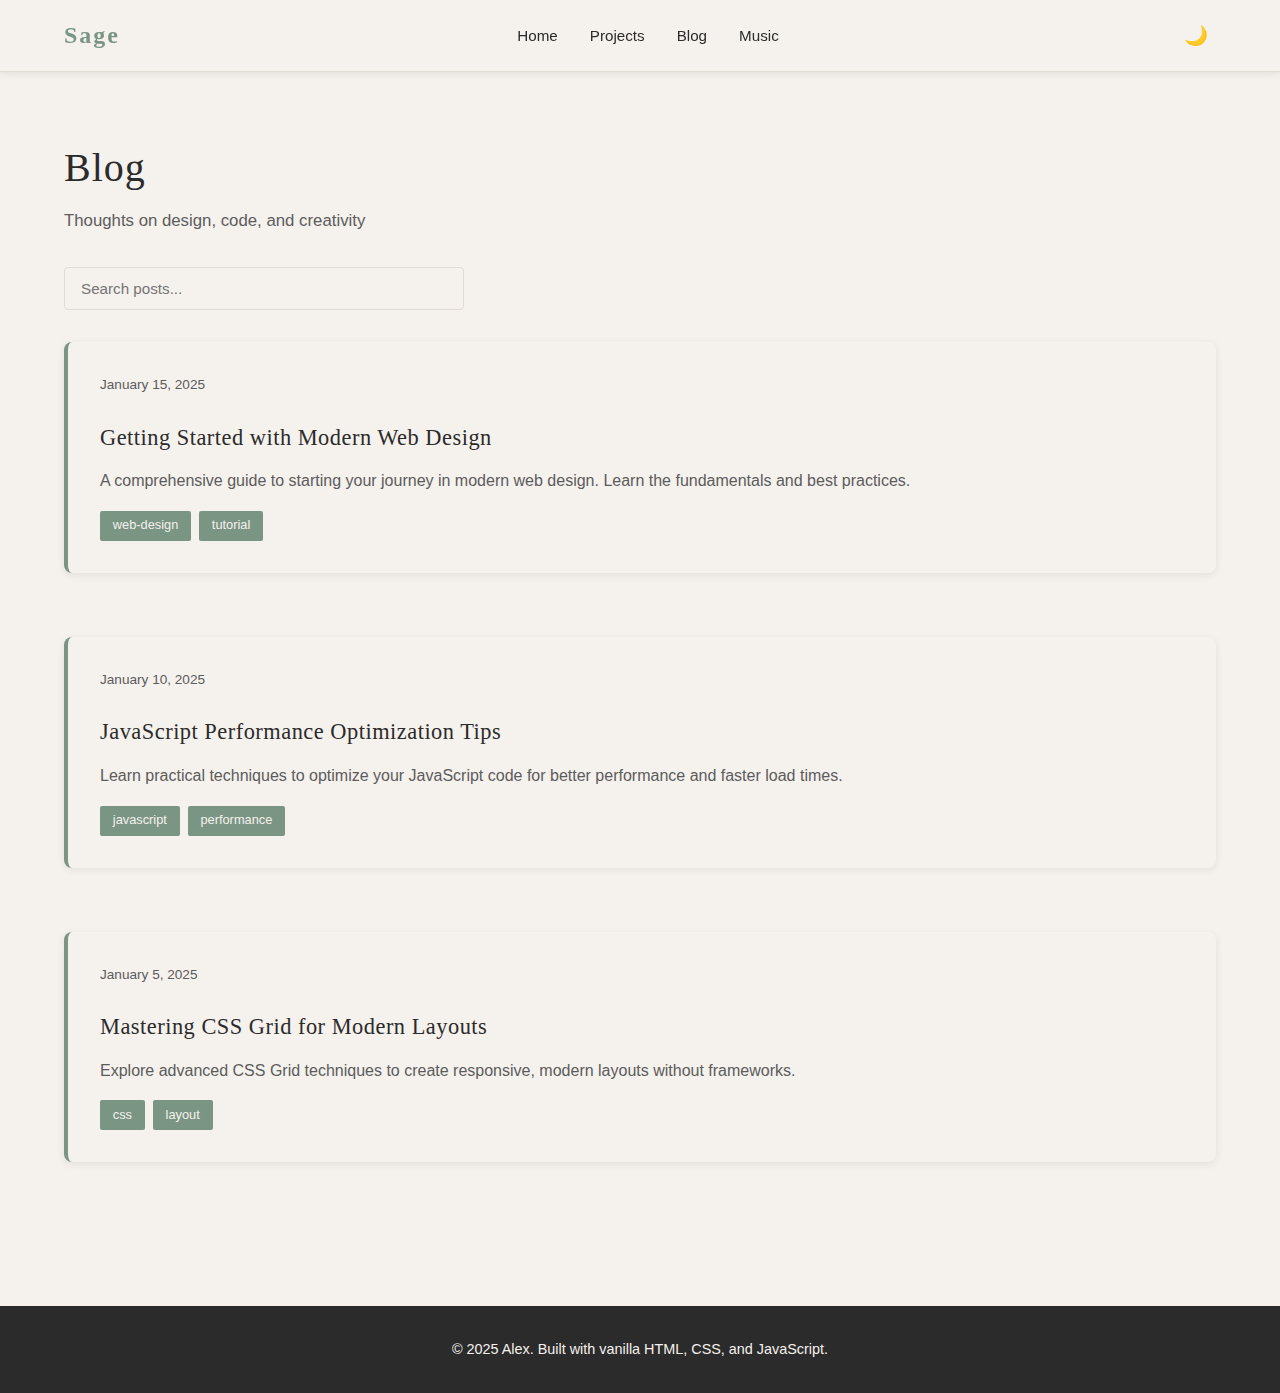
<file: blog.html>
<!DOCTYPE html>
<html lang="en">
<head>
  <meta charset="UTF-8">
  <meta name="viewport" content="width=device-width, initial-scale=1.0">
  <meta name="description" content="Read my thoughts on web development, design, and creativity.">
  <meta property="og:title" content="Blog">
  <meta property="og:description" content="Read my thoughts on web development, design, and creativity.">
  <link rel="canonical" href="https://yourportfolio.com/blog">
  <link rel="stylesheet" href="assets/css/styles.css">
  <title>Blog - My Portfolio</title>
</head>
<body>
  <div id="app">
    <header class="navbar">
      <nav class="nav-container">
        <a href="index.html" class="logo">Sage</a>
        <ul class="nav-menu" id="navMenu">
          <li><a href="index.html" class="nav-link">Home</a></li>
          <li><a href="projects.html" class="nav-link">Projects</a></li>
          <li><a href="blog.html" class="nav-link">Blog</a></li>
          <li><a href="index.html#music-player" class="nav-link">Music</a></li>
        </ul>
        <div class="nav-controls">
          <button id="themeToggle" class="theme-toggle" aria-label="Toggle dark mode">🌙</button>
          <button class="hamburger" id="hamburger" aria-label="Toggle navigation menu">
            <span></span>
            <span></span>
            <span></span>
          </button>
        </div>
      </nav>
    </header>

    <main>
      <section class="blog-section">
        <h1>Blog</h1>
        <p class="section-subtitle">Thoughts on design, code, and creativity</p>

        <!-- Search -->
        <div class="search-box">
          <input type="text" id="searchInput" placeholder="Search posts...">
        </div>

        <!-- Blog Posts -->
        <div class="blog-posts" id="blogPosts"></div>

        <!-- Load More -->
        <div class="pagination">
          <button id="loadMore" class="btn btn-secondary">Load More</button>
        </div>
      </section>
    </main>

    <footer class="footer">
      <p>&copy; 2025 Alex. Built with vanilla HTML, CSS, and JavaScript.</p>
    </footer>
  </div>

  <script src="assets/js/main.js"></script>
  <script src="assets/js/markdown-parser.js"></script>
  <script src="assets/js/blog.js"></script>
</body>
</html>
</file>
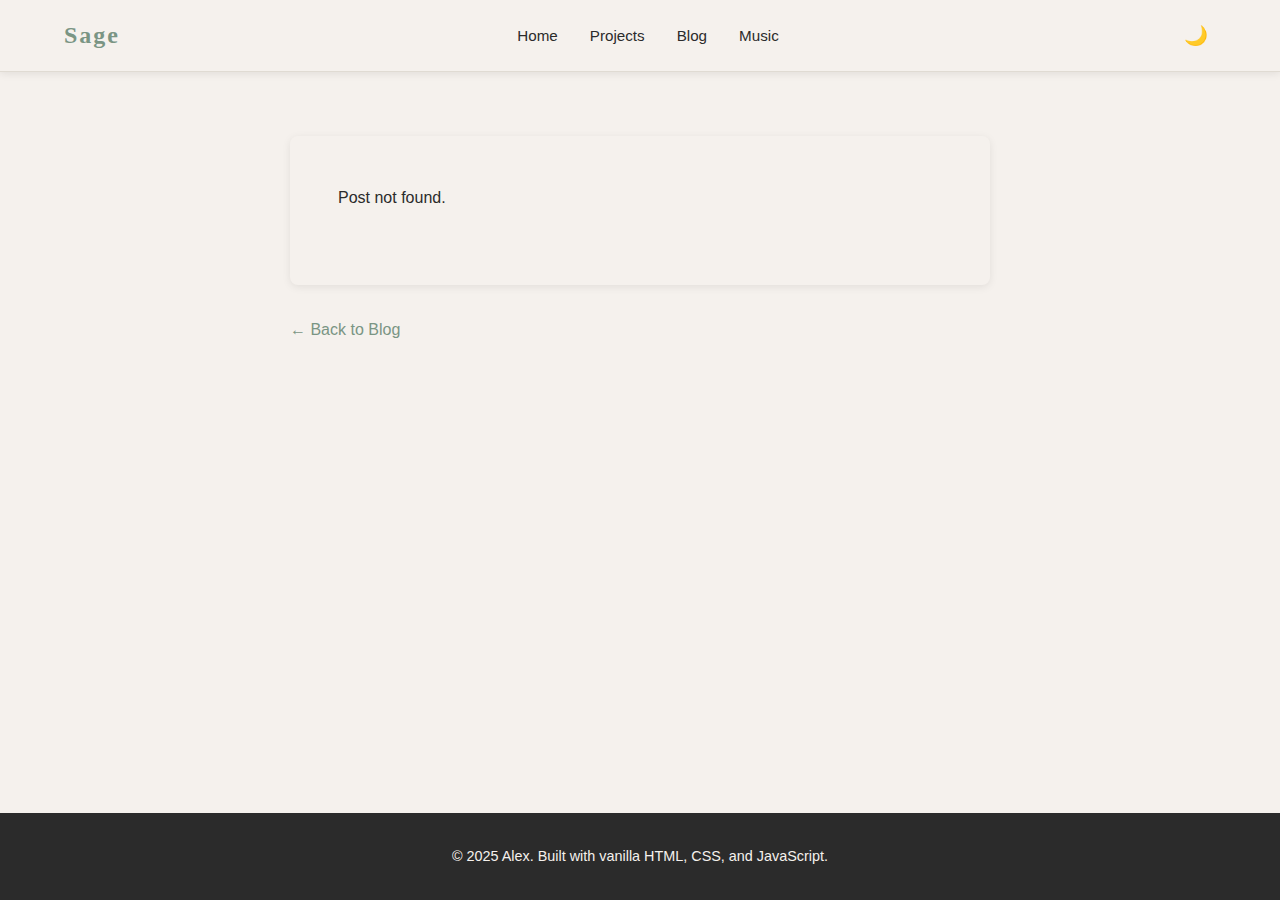
<file: post.html>
<!DOCTYPE html>
<html lang="en">
<head>
  <meta charset="UTF-8">
  <meta name="viewport" content="width=device-width, initial-scale=1.0">
  <link rel="stylesheet" href="assets/css/styles.css">
  <title>Blog Post - My Portfolio</title>
</head>
<body>
  <div id="app">
    <header class="navbar">
      <nav class="nav-container">
        <a href="index.html" class="logo">Sage</a>
        <ul class="nav-menu" id="navMenu">
          <li><a href="index.html" class="nav-link">Home</a></li>
          <li><a href="projects.html" class="nav-link">Projects</a></li>
          <li><a href="blog.html" class="nav-link">Blog</a></li>
          <li><a href="index.html#music-player" class="nav-link">Music</a></li>
        </ul>
        <div class="nav-controls">
          <button id="themeToggle" class="theme-toggle" aria-label="Toggle dark mode">🌙</button>
          <button class="hamburger" id="hamburger" aria-label="Toggle navigation menu">
            <span></span>
            <span></span>
            <span></span>
          </button>
        </div>
      </nav>
    </header>

    <main class="post-container">
      <article id="postContent"></article>
      <a href="blog.html" class="back-link">← Back to Blog</a>
    </main>

    <footer class="footer">
      <p>&copy; 2025 Alex. Built with vanilla HTML, CSS, and JavaScript.</p>
    </footer>
  </div>

  <script src="assets/js/main.js"></script>
  <script src="assets/js/markdown-parser.js"></script>
  <script src="assets/js/post.js"></script>
</body>
</html>
</file>
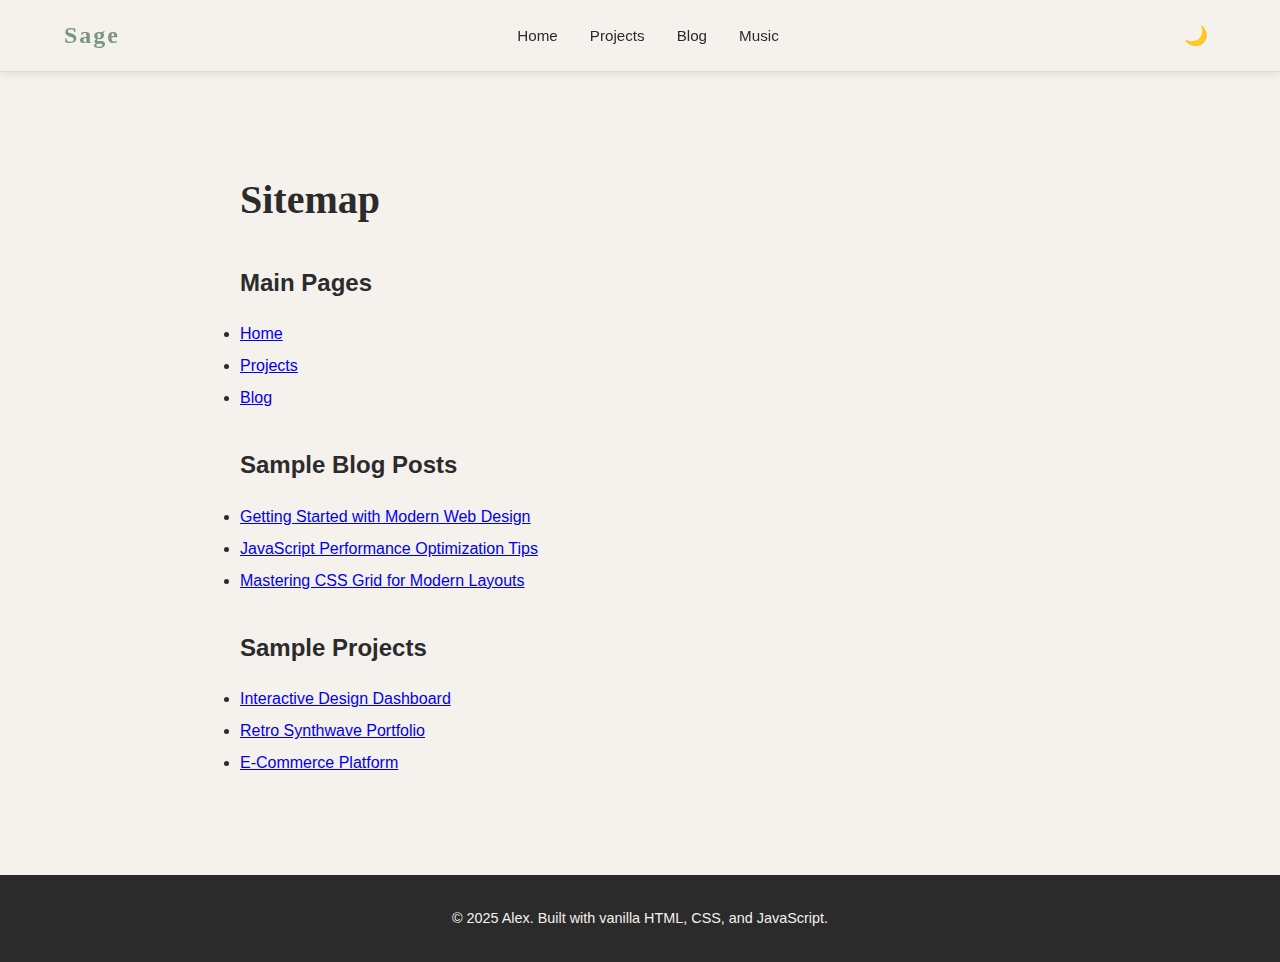
<file: sitemap.html>
<!DOCTYPE html>
<html lang="en">
<head>
  <meta charset="UTF-8">
  <meta name="viewport" content="width=device-width, initial-scale=1.0">
  <meta name="description" content="Sitemap for portfolio site">
  <link rel="stylesheet" href="assets/css/styles.css">
  <title>Sitemap - My Portfolio</title>
</head>
<body>
  <div id="app">
    <header class="navbar">
      <nav class="nav-container">
        <a href="index.html" class="logo">Sage</a>
        <ul class="nav-menu" id="navMenu">
          <li><a href="index.html" class="nav-link">Home</a></li>
          <li><a href="projects.html" class="nav-link">Projects</a></li>
          <li><a href="blog.html" class="nav-link">Blog</a></li>
          <li><a href="index.html#music-player" class="nav-link">Music</a></li>
        </ul>
        <div class="nav-controls">
          <button id="themeToggle" class="theme-toggle" aria-label="Toggle dark mode">🌙</button>
          <button class="hamburger" id="hamburger" aria-label="Toggle navigation menu">
            <span></span>
            <span></span>
            <span></span>
          </button>
        </div>
      </nav>
    </header>

    <main>
      <section style="max-width: 800px; margin: 4rem auto;">
        <h1 style="font-family: Georgia, serif; font-size: 2.5rem; margin-bottom: 2rem;">Sitemap</h1>
        
        <h2 style="margin-top: 2rem; margin-bottom: 1rem;">Main Pages</h2>
        <ul style="line-height: 2;">
          <li><a href="index.html">Home</a></li>
          <li><a href="projects.html">Projects</a></li>
          <li><a href="blog.html">Blog</a></li>
        </ul>

        <h2 style="margin-top: 2rem; margin-bottom: 1rem;">Sample Blog Posts</h2>
        <ul id="postsList" style="line-height: 2;"></ul>

        <h2 style="margin-top: 2rem; margin-bottom: 1rem;">Sample Projects</h2>
        <ul id="projectsList" style="line-height: 2;"></ul>
      </section>
    </main>

    <footer class="footer">
      <p>&copy; 2025 Alex. Built with vanilla HTML, CSS, and JavaScript.</p>
    </footer>
  </div>

  <script src="assets/js/main.js"></script>
  <script>
    // Load sitemap data
    async function loadSitemap() {
      try {
        const postsRes = await fetch('data/posts.json');
        const posts = await postsRes.json();
        const postsList = document.getElementById('postsList');
        posts.forEach(post => {
          const li = document.createElement('li');
          li.innerHTML = `<a href="post.html?id=${post.id}">${post.title}</a>`;
          postsList.appendChild(li);
        });

        const projectsRes = await fetch('data/projects.json');
        const projects = await projectsRes.json();
        const projectsList = document.getElementById('projectsList');
        projects.forEach(project => {
          const li = document.createElement('li');
          li.innerHTML = `<a href="projects.html">${project.title}</a>`;
          projectsList.appendChild(li);
        });
      } catch (error) {
        console.error('Error loading sitemap:', error);
      }
    }

    document.addEventListener('DOMContentLoaded', loadSitemap);
  </script>
</body>
</html>
</file>
<file: assets/css/styles.css>
/* Vintage Paper Design System */
:root {
  --color-cream: #f5f1ed;
  --color-taupe: #8b7d6b;
  --color-sage: #7a9584;
  --color-charcoal: #2b2b2b;
  --color-accent: #d4a574;
  --color-text: #2b2b2b;
  --color-text-light: #5c5c5c;
  --color-border: #e0dbd3;
  --color-shadow: rgba(0, 0, 0, 0.08);

  --font-serif: "Georgia", serif;
  --font-sans: "Segoe UI", Tahoma, Geneva, Verdana, sans-serif;

  --radius-sm: 2px;
  --radius-md: 4px;
  --radius-lg: 8px;

  --transition: all 0.3s ease;
}

body.dark-mode {
  --color-cream: #1a1a1a;
  --color-taupe: #a9a99f;
  --color-sage: #8fb39f;
  --color-charcoal: #f5f1ed;
  --color-accent: #d4a574;
  --color-text: #f5f1ed;
  --color-text-light: #b8b8b8;
  --color-border: #3a3a3a;
  --color-shadow: rgba(0, 0, 0, 0.3);
}

* {
  margin: 0;
  padding: 0;
  box-sizing: border-box;
}

html {
  scroll-behavior: smooth;
}

body {
  font-family: var(--font-sans);
  background-color: var(--color-cream);
  color: var(--color-text);
  line-height: 1.6;
  transition: var(--transition);
  min-height: 100vh;
  display: flex;
  flex-direction: column;
}

#app {
  display: flex;
  flex-direction: column;
  min-height: 100vh;
}

main {
  flex: 1;
  max-width: 1200px;
  margin: 0 auto;
  width: 100%;
  padding: 2rem 1.5rem;
}

/* Navigation */
.navbar {
  background-color: var(--color-cream);
  border-bottom: 1px solid var(--color-border);
  position: sticky;
  top: 0;
  z-index: 100;
  box-shadow: 0 2px 8px var(--color-shadow);
}

.nav-container {
  max-width: 1200px;
  margin: 0 auto;
  padding: 1rem 1.5rem;
  display: flex;
  justify-content: space-between;
  align-items: center;
}

.logo {
  font-size: 1.5rem;
  font-weight: 600;
  color: var(--color-sage);
  text-decoration: none;
  font-family: var(--font-serif);
  letter-spacing: 2px;
}

.nav-menu {
  display: flex;
  list-style: none;
  gap: 2rem;
}

.nav-link {
  color: var(--color-text);
  text-decoration: none;
  font-size: 0.95rem;
  transition: var(--transition);
  position: relative;
  padding: 0.5rem 0;
}

.nav-link::after {
  content: "";
  position: absolute;
  bottom: 0;
  left: 0;
  width: 0;
  height: 2px;
  background-color: var(--color-sage);
  transition: var(--transition);
}

.nav-link:hover::after {
  width: 100%;
}

.nav-controls {
  display: flex;
  gap: 1rem;
  align-items: center;
}

.theme-toggle {
  background: none;
  border: none;
  font-size: 1.2rem;
  cursor: pointer;
  padding: 0.5rem;
  transition: var(--transition);
  border-radius: var(--radius-md);
}

.theme-toggle:hover {
  background-color: var(--color-border);
}

.hamburger {
  display: none;
  flex-direction: column;
  gap: 0.35rem;
  background: none;
  border: none;
  cursor: pointer;
}

.hamburger span {
  width: 25px;
  height: 2px;
  background-color: var(--color-text);
  transition: var(--transition);
  border-radius: 1px;
}

/* Hero Section */
.hero {
  display: flex;
  align-items: center;
  justify-content: center;
  min-height: calc(100vh - 200px);
  text-align: center;
  padding: 4rem 0;
}

.hero-content {
  max-width: 600px;
}

.avatar {
  width: 160px;
  height: 160px;
  border-radius: 50%;
  margin-bottom: 2rem;
  border: 3px solid var(--color-sage);
  box-shadow: 0 8px 24px var(--color-shadow);
  object-fit: cover;
}

.hero-title {
  font-size: 3rem;
  font-family: var(--font-serif);
  margin-bottom: 0.5rem;
  color: var(--color-charcoal);
  font-weight: 400;
  letter-spacing: 1px;
}

.hero-subtitle {
  font-size: 1.25rem;
  color: var(--color-sage);
  margin-bottom: 1rem;
  font-weight: 500;
}

.hero-bio {
  font-size: 1rem;
  color: var(--color-text-light);
  margin-bottom: 2rem;
  line-height: 1.8;
}

.hero-ctas {
  display: flex;
  gap: 1rem;
  justify-content: center;
  margin-bottom: 2rem;
  flex-wrap: wrap;
}

.btn {
  padding: 0.75rem 2rem;
  border: 2px solid var(--color-sage);
  border-radius: var(--radius-md);
  text-decoration: none;
  font-weight: 500;
  cursor: pointer;
  transition: var(--transition);
  font-size: 0.95rem;
  display: inline-block;
}

.btn-primary {
  background-color: var(--color-sage);
  color: var(--color-cream);
}

.btn-primary:hover {
  background-color: var(--color-taupe);
  border-color: var(--color-taupe);
}

.btn-secondary {
  background-color: transparent;
  color: var(--color-sage);
}

.btn-secondary:hover {
  background-color: var(--color-sage);
  color: var(--color-cream);
}

.social-icons {
  display: flex;
  gap: 1.5rem;
  justify-content: center;
}

.social-icons a {
  font-size: 1.5rem;
  color: var(--color-sage);
  text-decoration: none;
  transition: var(--transition);
}

.social-icons a:hover {
  transform: translateY(-3px);
  color: var(--color-accent);
}

/* Projects Section */
.projects-section {
  padding: 2rem 0;
}

.projects-section h1,
.blog-section h1 {
  font-size: 2.5rem;
  font-family: var(--font-serif);
  margin-bottom: 0.5rem;
  font-weight: 400;
  letter-spacing: 1px;
}

.section-subtitle {
  color: var(--color-text-light);
  margin-bottom: 2rem;
  font-size: 1.05rem;
}

.filter-tags {
  display: flex;
  gap: 0.75rem;
  margin-bottom: 2rem;
  flex-wrap: wrap;
}

.tag-btn {
  padding: 0.5rem 1rem;
  border: 1px solid var(--color-border);
  background-color: transparent;
  color: var(--color-text);
  border-radius: var(--radius-md);
  cursor: pointer;
  transition: var(--transition);
  font-size: 0.9rem;
}

.tag-btn:hover,
.tag-btn.active {
  background-color: var(--color-sage);
  color: var(--color-cream);
  border-color: var(--color-sage);
}

.projects-grid {
  display: grid;
  grid-template-columns: repeat(auto-fill, minmax(300px, 1fr));
  gap: 2rem;
  margin-bottom: 3rem;
}

.project-card {
  background-color: var(--color-cream);
  border: 1px solid var(--color-border);
  border-radius: var(--radius-lg);
  overflow: hidden;
  transition: var(--transition);
  box-shadow: 0 2px 8px var(--color-shadow);
}

.project-card:hover {
  transform: translateY(-5px);
  box-shadow: 0 8px 24px var(--color-shadow);
}

.project-image {
  width: 100%;
  height: 200px;
  object-fit: cover;
  background-color: var(--color-border);
}

.project-content {
  padding: 1.5rem;
}

.project-title {
  font-size: 1.25rem;
  font-family: var(--font-serif);
  margin-bottom: 0.5rem;
  font-weight: 400;
  letter-spacing: 0.5px;
}

.project-desc {
  color: var(--color-text-light);
  margin-bottom: 1rem;
  font-size: 0.95rem;
  line-height: 1.6;
}

.tech-tags {
  display: flex;
  gap: 0.5rem;
  flex-wrap: wrap;
  margin-bottom: 1rem;
}

.tech-tag {
  display: inline-block;
  background-color: var(--color-border);
  color: var(--color-text);
  padding: 0.3rem 0.8rem;
  border-radius: var(--radius-sm);
  font-size: 0.8rem;
  font-weight: 500;
}

.project-links {
  display: flex;
  gap: 1rem;
}

.project-links a {
  flex: 1;
  text-align: center;
  padding: 0.5rem;
  border-radius: var(--radius-md);
  text-decoration: none;
  font-size: 0.9rem;
  font-weight: 500;
  transition: var(--transition);
}

.project-links .live {
  background-color: var(--color-sage);
  color: var(--color-cream);
}

.project-links .live:hover {
  background-color: var(--color-taupe);
}

.project-links .repo {
  border: 1px solid var(--color-sage);
  color: var(--color-sage);
}

.project-links .repo:hover {
  background-color: var(--color-sage);
  color: var(--color-cream);
}

/* Blog Section */
.blog-section {
  padding: 2rem 0;
}

.search-box {
  margin-bottom: 2rem;
}

.search-box input {
  width: 100%;
  max-width: 400px;
  padding: 0.75rem 1rem;
  border: 1px solid var(--color-border);
  border-radius: var(--radius-md);
  background-color: var(--color-cream);
  color: var(--color-text);
  font-size: 0.95rem;
  transition: var(--transition);
}

.search-box input:focus {
  outline: none;
  border-color: var(--color-sage);
  box-shadow: 0 0 0 3px rgba(122, 149, 132, 0.1);
}

.blog-posts {
  display: grid;
  gap: 2rem;
  margin-bottom: 3rem;
}

.blog-post {
  padding: 2rem;
  border-left: 4px solid var(--color-sage);
  background-color: var(--color-cream);
  border-radius: var(--radius-lg);
  cursor: pointer;
  transition: var(--transition);
  box-shadow: 0 2px 8px var(--color-shadow);
}

.blog-post:hover {
  transform: translateX(5px);
  box-shadow: 0 4px 12px var(--color-shadow);
}

.blog-post-date {
  color: var(--color-text-light);
  font-size: 0.85rem;
  margin-bottom: 0.5rem;
}

.blog-post-title {
  font-size: 1.4rem;
  font-family: var(--font-serif);
  margin-bottom: 0.75rem;
  font-weight: 400;
  letter-spacing: 0.5px;
}

.blog-post-excerpt {
  color: var(--color-text-light);
  margin-bottom: 1rem;
  line-height: 1.7;
}

.blog-post-tags {
  display: flex;
  gap: 0.5rem;
  flex-wrap: wrap;
}

.blog-tag {
  display: inline-block;
  background-color: var(--color-sage);
  color: var(--color-cream);
  padding: 0.3rem 0.8rem;
  border-radius: var(--radius-sm);
  font-size: 0.8rem;
  font-weight: 500;
}

/* Post Detail */
.post-container {
  max-width: 700px;
  padding: 4rem 0;
}

article {
  background-color: var(--color-cream);
  padding: 3rem;
  border-radius: var(--radius-lg);
  box-shadow: 0 2px 8px var(--color-shadow);
  margin-bottom: 2rem;
}

article h1 {
  font-size: 2.2rem;
  font-family: var(--font-serif);
  margin-bottom: 0.5rem;
  font-weight: 400;
  letter-spacing: 0.5px;
}

article .post-meta {
  color: var(--color-text-light);
  font-size: 0.9rem;
  margin-bottom: 2rem;
  padding-bottom: 1rem;
  border-bottom: 1px solid var(--color-border);
}

article p {
  margin-bottom: 1.5rem;
  line-height: 1.8;
  font-size: 1rem;
}

article h2 {
  font-size: 1.5rem;
  font-family: var(--font-serif);
  margin: 2rem 0 1rem 0;
  font-weight: 400;
  letter-spacing: 0.5px;
}

article h3 {
  font-size: 1.2rem;
  margin: 1.5rem 0 0.75rem 0;
  font-weight: 500;
}

article ul,
article ol {
  margin-left: 1.5rem;
  margin-bottom: 1.5rem;
}

article li {
  margin-bottom: 0.5rem;
  line-height: 1.7;
}

article code {
  background-color: var(--color-border);
  padding: 0.2rem 0.5rem;
  border-radius: var(--radius-sm);
  font-family: "Courier New", monospace;
  font-size: 0.9rem;
}

article pre {
  background-color: var(--color-border);
  padding: 1.5rem;
  border-radius: var(--radius-lg);
  overflow-x: auto;
  margin-bottom: 1.5rem;
  border-left: 4px solid var(--color-accent);
}

article pre code {
  background: none;
  padding: 0;
  color: var(--color-text);
  font-size: 0.9rem;
}

article blockquote {
  border-left: 4px solid var(--color-accent);
  padding-left: 1.5rem;
  margin-left: 0;
  margin-bottom: 1.5rem;
  color: var(--color-text-light);
  font-style: italic;
}

.back-link {
  color: var(--color-sage);
  text-decoration: none;
  font-weight: 500;
  transition: var(--transition);
  display: inline-block;
}

.back-link:hover {
  transform: translateX(-3px);
  color: var(--color-accent);
}

/* Music Section */
.music-section {
  padding: 4rem 0;
  text-align: center;
  background-color: var(--color-border);
  border-radius: var(--radius-lg);
  margin-bottom: 3rem;
}

.music-section h2 {
  font-size: 1.8rem;
  font-family: var(--font-serif);
  margin-bottom: 2rem;
  font-weight: 400;
  letter-spacing: 0.5px;
}

.music-player-wrapper {
  background-color: var(--color-cream);
  padding: 2rem;
  border-radius: var(--radius-lg);
  max-width: 400px;
  margin: 0 auto;
}

/* Music Player Component */
.music-player {
  display: flex;
  flex-direction: column;
  gap: 1rem;
}

.track-info {
  text-align: center;
}

.track-name {
  font-size: 1.1rem;
  font-weight: 600;
  margin-bottom: 0.25rem;
}

.track-artist {
  color: var(--color-text-light);
  font-size: 0.9rem;
}

.player-controls {
  display: flex;
  justify-content: center;
  gap: 1rem;
  align-items: center;
}

.control-btn {
  background: none;
  border: none;
  color: var(--color-sage);
  cursor: pointer;
  font-size: 1.5rem;
  transition: var(--transition);
  padding: 0.5rem;
  display: flex;
  align-items: center;
  justify-content: center;
}

.control-btn:hover {
  transform: scale(1.1);
  color: var(--color-accent);
}

.control-btn.prev,
.control-btn.next {
  font-size: 1.2rem;
}

.progress-container {
  display: flex;
  align-items: center;
  gap: 0.5rem;
  font-size: 0.8rem;
  color: var(--color-text-light);
}

.progress-bar {
  flex: 1;
  height: 4px;
  background-color: var(--color-border);
  border-radius: 2px;
  cursor: pointer;
  position: relative;
}

.progress {
  height: 100%;
  background-color: var(--color-sage);
  border-radius: 2px;
  width: 0%;
}

.playlist {
  background-color: var(--color-border);
  border-radius: var(--radius-md);
  overflow: hidden;
  max-height: 200px;
  overflow-y: auto;
}

.playlist-item {
  padding: 0.75rem 1rem;
  cursor: pointer;
  transition: var(--transition);
  border-bottom: 1px solid var(--color-cream);
  text-align: left;
  font-size: 0.9rem;
}

.playlist-item:hover,
.playlist-item.active {
  background-color: var(--color-sage);
  color: var(--color-cream);
}

.playlist-item:last-child {
  border-bottom: none;
}

/* Footer */
.footer {
  background-color: var(--color-charcoal);
  color: var(--color-cream);
  text-align: center;
  padding: 2rem 1.5rem;
  margin-top: auto;
  font-size: 0.9rem;
}

.pagination {
  text-align: center;
  margin-top: 2rem;
}

/* Pagination */
.pagination {
  text-align: center;
}

/* Responsive */
@media (max-width: 768px) {
  main {
    padding: 1.5rem 1rem;
  }

  .nav-menu {
    gap: 1rem;
    font-size: 0.9rem;
  }

  .hamburger {
    display: flex;
  }

  .nav-menu {
    position: absolute;
    top: 60px;
    left: 0;
    width: 100%;
    background-color: var(--color-cream);
    flex-direction: column;
    gap: 0;
    border-top: 1px solid var(--color-border);
    border-bottom: 1px solid var(--color-border);
    max-height: 0;
    overflow: hidden;
    transition: max-height 0.3s ease;
  }

  .nav-menu.active {
    max-height: 300px;
  }

  .nav-menu li {
    padding: 1rem 1.5rem;
    border-bottom: 1px solid var(--color-border);
  }

  .nav-menu li:last-child {
    border-bottom: none;
  }

  .nav-menu .nav-link::after {
    display: none;
  }

  .hero {
    min-height: 70vh;
  }

  .hero-title {
    font-size: 2rem;
  }

  .hero-subtitle {
    font-size: 1rem;
  }

  .hero-ctas {
    flex-direction: column;
  }

  .btn {
    width: 100%;
  }

  .projects-section h1,
  .blog-section h1 {
    font-size: 1.8rem;
  }

  .projects-grid {
    grid-template-columns: 1fr;
  }

  article {
    padding: 1.5rem;
  }

  article h1 {
    font-size: 1.6rem;
  }

  .filter-tags {
    justify-content: flex-start;
  }

  .social-icons {
    gap: 1rem;
  }

  .social-icons a {
    font-size: 1.2rem;
  }

  .music-player-wrapper {
    max-width: 100%;
  }
}
</file>
